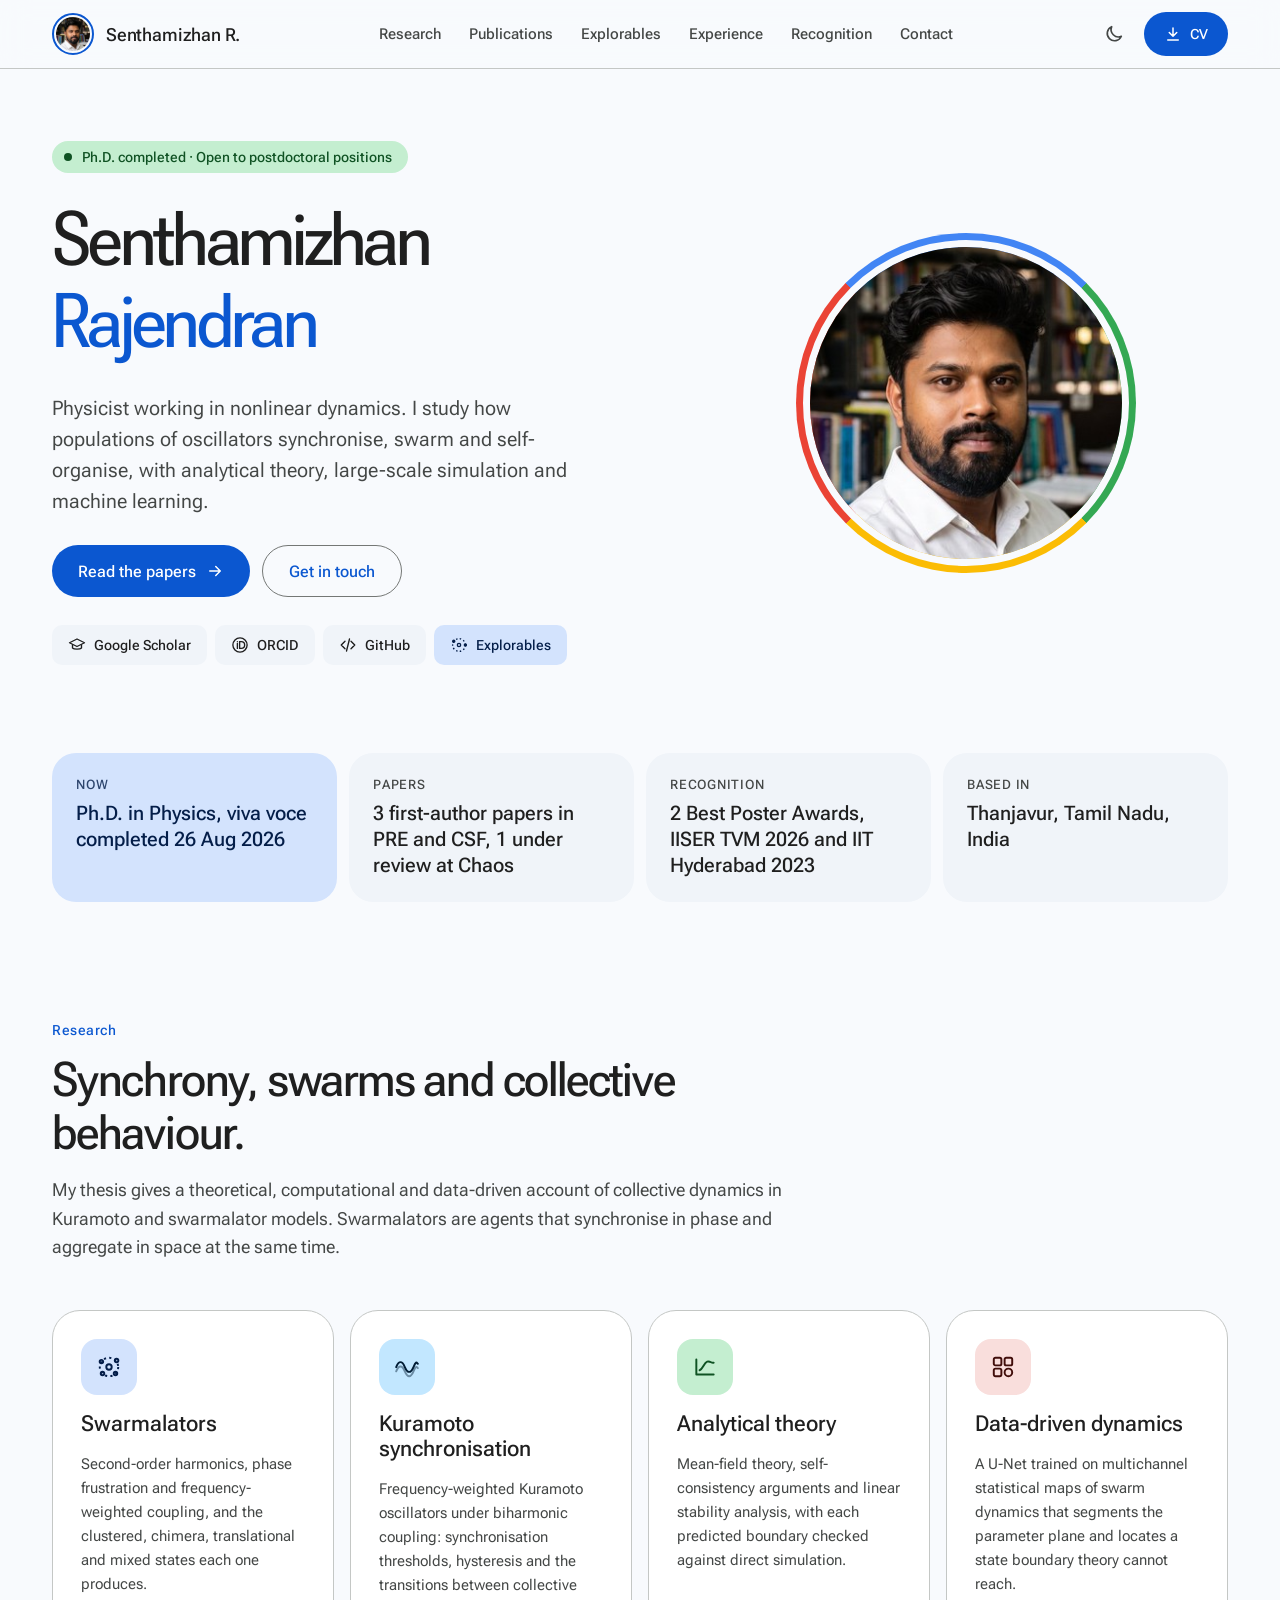
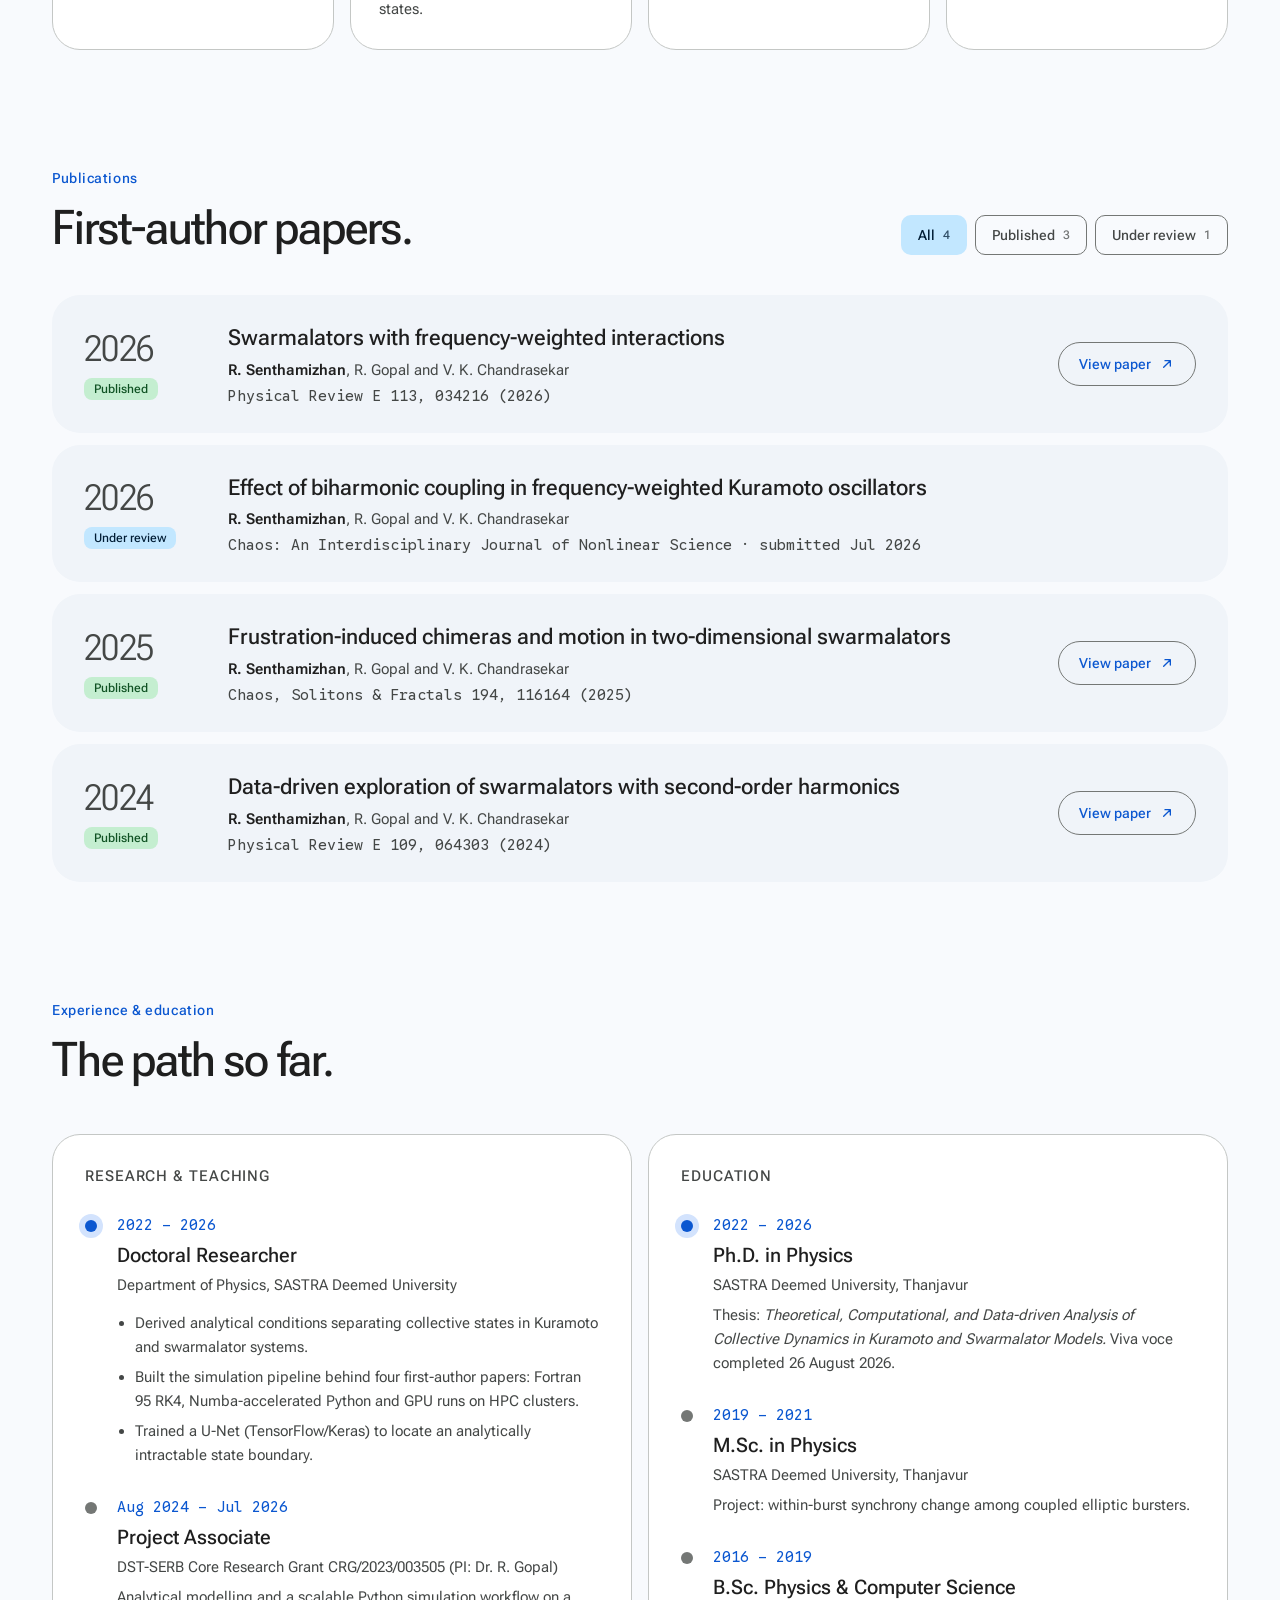
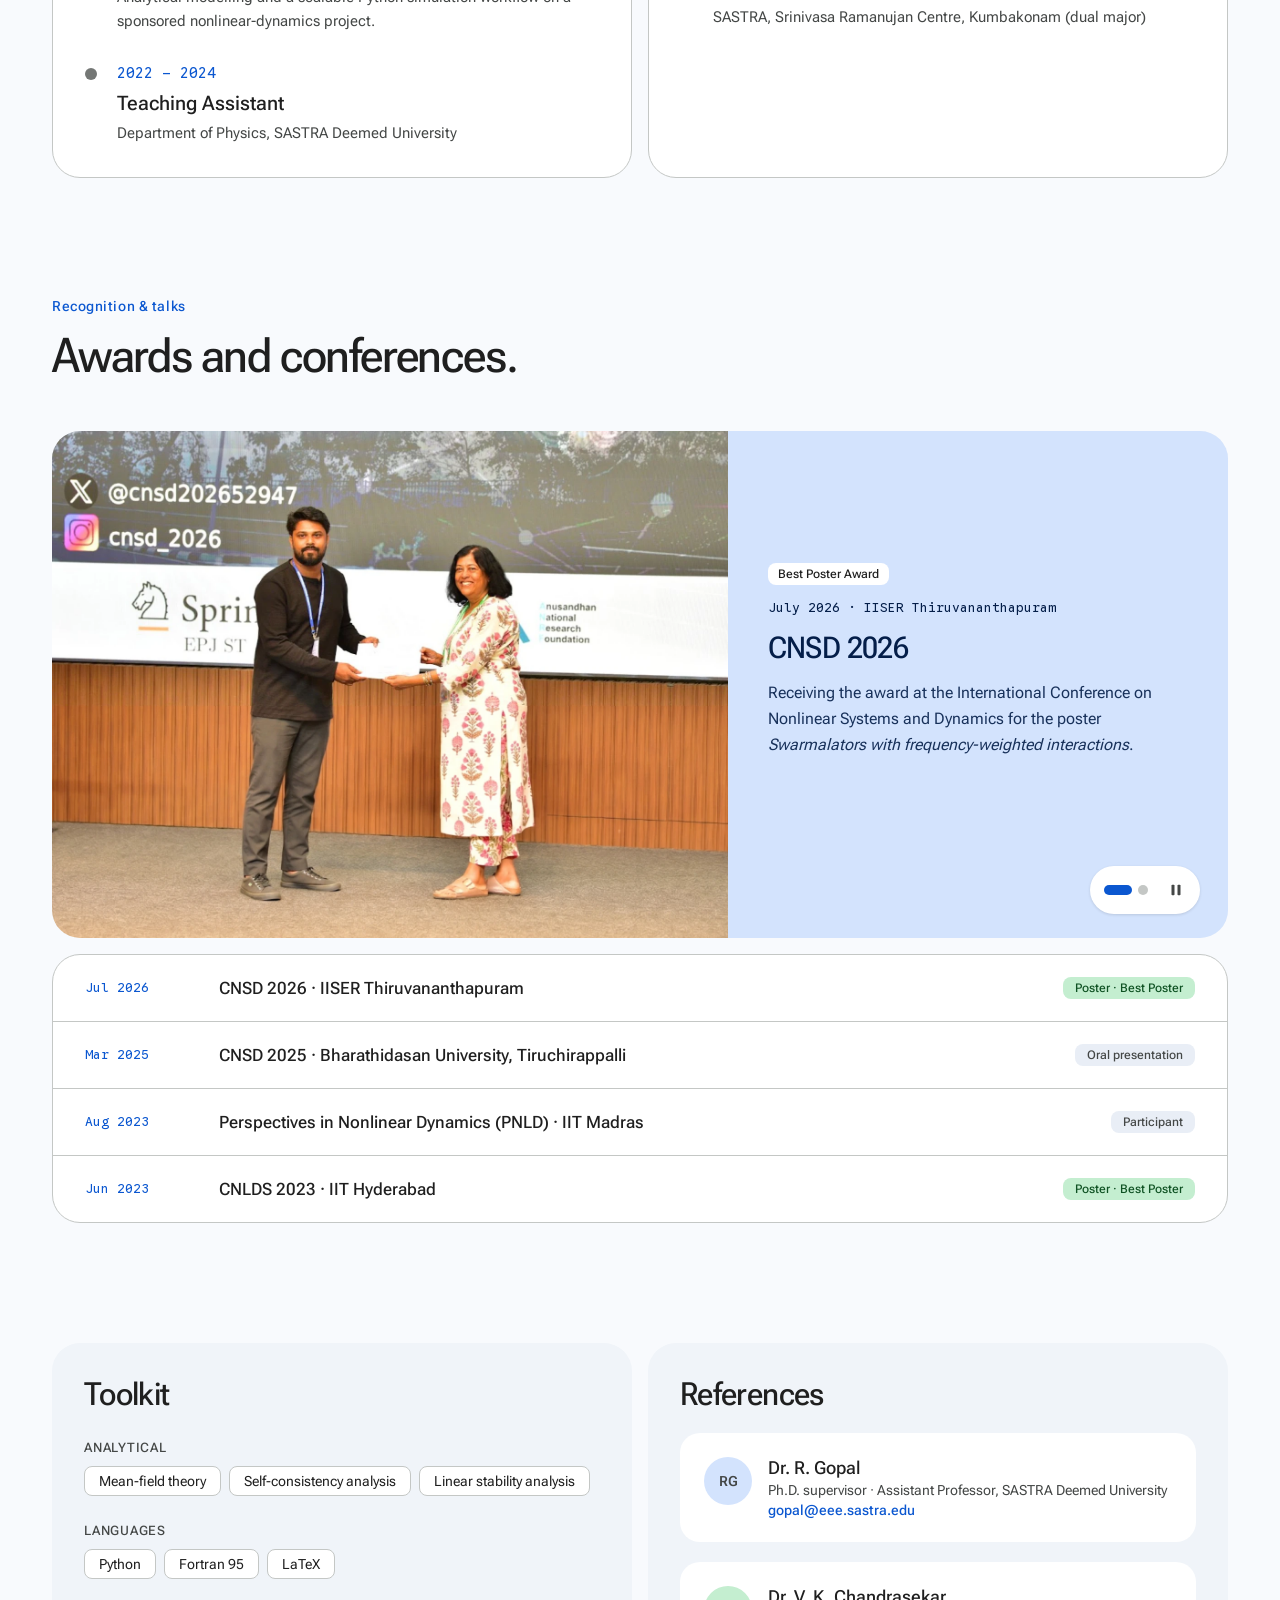
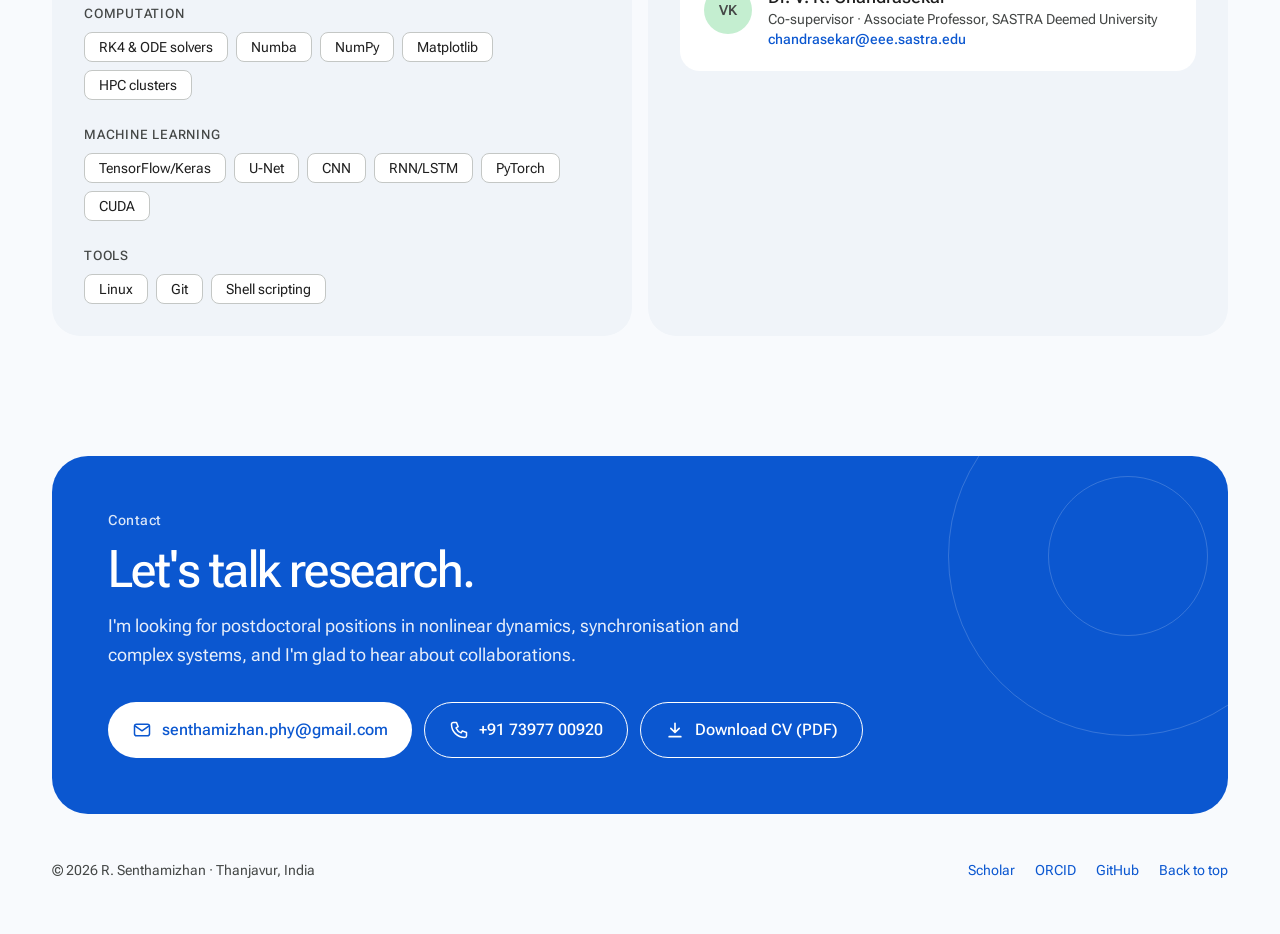
<file: index.html>
<!doctype html>
<html lang="en">
<head>
<meta charset="utf-8">
<meta name="viewport" content="width=device-width, initial-scale=1">
<title>Senthamizhan Rajendran · Nonlinear Dynamics</title>
<meta name="description" content="Senthamizhan Rajendran, Ph.D. in Physics (SASTRA). Nonlinear dynamics, synchronisation and swarmalators: theory, simulation and machine learning.">
<meta property="og:title" content="Senthamizhan Rajendran · Nonlinear Dynamics">
<meta property="og:description" content="Physicist working on synchronisation, swarmalators and collective dynamics of complex systems.">
<meta property="og:image" content="https://senthamizhanr.github.io/assets/photo.jpg">
<meta property="og:type" content="website">
<link rel="icon" href="assets/photo.jpg">
<link rel="preconnect" href="https://fonts.googleapis.com">
<link rel="preconnect" href="https://fonts.gstatic.com" crossorigin>
<link rel="stylesheet" href="https://fonts.googleapis.com/css2?family=Roboto+Flex:opsz,wght@8..144,300..800&family=Google+Sans+Code:wght@400;500&display=swap">
<script>
  (function () {
    var t = null;
    try { t = localStorage.getItem("cv-theme"); } catch (e) {}
    if (t !== "light" && t !== "dark") {
      t = window.matchMedia && matchMedia("(prefers-color-scheme: dark)").matches ? "dark" : "light";
    }
    document.documentElement.dataset.theme = t;
  })();
</script>
<style>
:root{
  --primary:#0B57D0;--on-primary:#FFFFFF;--primary-container:#D3E3FD;--on-primary-container:#041E49;
  --secondary-container:#C2E7FF;--on-secondary-container:#001D35;
  --tertiary-container:#C4EED0;--on-tertiary-container:#0F5223;
  --error-container:#F9DEDC;--on-error-container:#410E0B;
  --bg:#F8FAFD;--bar:rgba(248,250,253,.82);--surface:#FFFFFF;--surface-container:#F0F4F9;--surface-container-high:#E9EEF6;
  --on-surface:#1F1F1F;--on-surface-variant:#444746;--outline:#747775;--outline-variant:#C4C7C5;
  --mono:'Google Sans Code',ui-monospace,SFMono-Regular,Menlo,monospace;
  color-scheme:light;
}
:root[data-theme="dark"]{
  --primary:#A8C7FA;--on-primary:#062E6F;--primary-container:#0842A0;--on-primary-container:#D3E3FD;
  --secondary-container:#004A77;--on-secondary-container:#C2E7FF;
  --tertiary-container:#0F5223;--on-tertiary-container:#C4EED0;
  --error-container:#8C1D18;--on-error-container:#F9DEDC;
  --bg:#131314;--bar:rgba(19,19,20,.78);--surface:#1B1C1D;--surface-container:#1E1F20;--surface-container-high:#282A2C;
  --on-surface:#E3E3E3;--on-surface-variant:#C4C7C5;--outline:#8E918F;--outline-variant:#444746;
  color-scheme:dark;
}
*{box-sizing:border-box}
html{scroll-behavior:smooth;scroll-padding-top:80px}
body{margin:0;background:var(--bg);color:var(--on-surface);font-family:'Roboto Flex',Roboto,system-ui,sans-serif;transition:background-color .4s ease,color .4s ease;-webkit-font-smoothing:antialiased}
a{color:var(--primary);text-decoration:none}a:hover{color:var(--on-primary-container)}
img{display:block}
main{overflow-x:clip}
h1,h2,h3,p{margin:0}
.wrap{max-width:1240px;margin:0 auto;padding-left:32px;padding-right:32px}
.mono{font-family:var(--mono);font-size:13px}
.muted{color:var(--on-surface-variant)}
.eyebrow{font-size:14px;font-weight:500;color:var(--primary);letter-spacing:.04em}
.label{font-size:13px;font-weight:500;letter-spacing:.06em;text-transform:uppercase;color:var(--on-surface-variant)}
.h2{font-size:48px;line-height:1.1;font-weight:500;letter-spacing:-.025em}
.sec{padding-top:120px}
.head{display:flex;flex-direction:column;gap:16px;max-width:760px}
.grid4{display:grid;grid-template-columns:repeat(4,minmax(0,1fr));gap:16px}
.grid2{display:grid;grid-template-columns:repeat(2,minmax(0,1fr));gap:16px}
.stack{display:flex;flex-direction:column}

/* top bar */
.bar{position:sticky;top:0;z-index:20;background:var(--bar);backdrop-filter:blur(14px);-webkit-backdrop-filter:blur(14px);border-bottom:1px solid var(--outline-variant)}
.bar .wrap{height:68px;display:flex;align-items:center;gap:16px}
.brand{display:flex;align-items:center;gap:12px;color:var(--on-surface)}
.brand:hover{color:var(--on-surface)}
.brand img{width:42px;height:42px;border-radius:50%;object-fit:cover;border:2px solid var(--primary);padding:2px;background:var(--bg)}
.brand span{font-size:18px;font-weight:500;letter-spacing:-.01em}
.nav{display:flex;gap:4px;margin-left:auto;font-size:15px;font-weight:500}
.nav a{position:relative;padding:12px;color:var(--on-surface-variant)}
.nav a::after{content:"";position:absolute;left:12px;right:12px;bottom:4px;height:2px;border-radius:2px;background:var(--primary);transform:scaleX(0);transition:transform .3s cubic-bezier(.2,0,0,1)}
.nav a:hover{color:var(--on-surface)}.nav a:hover::after{transform:scaleX(1)}
.actions{display:flex;align-items:center;gap:8px;margin-left:auto}

/* buttons */
.btn{position:relative;overflow:hidden;display:inline-flex;align-items:center;gap:10px;border-radius:999px;font:inherit;font-weight:500;cursor:pointer;white-space:nowrap;transition:box-shadow .2s ease,transform .2s cubic-bezier(.2,0,0,1),background-color .2s,color .2s,border-color .2s}
.btn::after{content:"";position:absolute;inset:0;background:currentColor;opacity:0;transition:opacity .2s;pointer-events:none}
.btn:hover::after{opacity:.08}.btn:active::after{opacity:.14}.btn:active{transform:scale(.97)}
.btn:focus-visible,.chipbtn:focus-visible,a:focus-visible{outline:3px solid var(--primary);outline-offset:2px}
.filled{background:var(--primary);color:var(--on-primary);border:0}
.filled:hover{color:var(--on-primary);box-shadow:0 1px 3px rgba(0,0,0,.2),0 2px 8px rgba(0,0,0,.12)}
.outlined{background:transparent;color:var(--primary);border:1px solid var(--outline)}
.outlined:hover{color:var(--primary)}
.icon-btn{width:44px;height:44px;justify-content:center;border:0;background:transparent;color:var(--on-surface-variant);padding:0}
.sm{height:44px;padding:0 20px;font-size:14px;gap:8px}
.lg{height:52px;padding:0 26px;font-size:16px}
.tonal{height:40px;padding:0 16px;border-radius:10px;background:var(--surface-container);color:var(--on-surface);font-size:14px;gap:8px}
.tonal:hover{color:var(--on-surface)}
.arrow{transition:transform .3s cubic-bezier(.2,0,0,1)}
.btn:hover .arrow,.card:hover .arrow{transform:translateX(4px)}
.theme-dark{display:none}
:root[data-theme="dark"] .theme-dark{display:block}
:root[data-theme="dark"] .theme-light{display:none}

/* entrance */
@keyframes rise{from{opacity:0;transform:translateY(28px)}to{opacity:1;transform:none}}
@keyframes lineUp{from{transform:translateY(105%)}to{transform:none}}
@keyframes blink{0%,100%{opacity:1}50%{opacity:.35}}
.in{animation:rise .9s cubic-bezier(.2,0,0,1) both}
.d2{animation-delay:.18s}.d3{animation-delay:.3s}.d4{animation-delay:.42s}
.mask{display:block;overflow:hidden;padding-bottom:.06em}
.mask>span{display:block;animation:lineUp 1s cubic-bezier(.2,0,0,1) both}
.mask.m2>span{animation-delay:.12s}

/* scroll reveal (JS adds .js to html) */
.js .rv{opacity:0;transform:translateY(28px);transition:opacity .8s cubic-bezier(.2,0,0,1),transform .8s cubic-bezier(.2,0,0,1)}
.js .rv.shown{opacity:1;transform:none}

/* hero */
.hero{padding-top:72px;padding-bottom:88px}
.hero-grid{display:grid;grid-template-columns:minmax(0,1.15fr) minmax(0,1fr);gap:48px;align-items:center}
.status{display:inline-flex;align-self:flex-start;align-items:center;gap:10px;padding:8px 16px 8px 12px;border-radius:999px;background:var(--tertiary-container);color:var(--on-tertiary-container);font-size:14px;font-weight:500}
.status i{width:8px;height:8px;border-radius:50%;background:var(--on-tertiary-container);animation:blink 2s ease-in-out infinite}
.name{font-size:76px;line-height:1.02;font-weight:500;letter-spacing:-.035em;font-variation-settings:'opsz' 144}
.lead{max-width:560px;font-size:20px;line-height:1.55;color:var(--on-surface-variant)}
.row{display:flex;flex-wrap:wrap;gap:12px}
.portrait{width:340px;height:340px;margin:0 auto;padding:7px;border-radius:50%;background:conic-gradient(from -45deg,#4285F4 0 25%,#34A853 0 50%,#FBBC04 0 75%,#EA4335 0)}
.portrait img{width:100%;height:100%;border-radius:50%;object-fit:cover;border:7px solid var(--bg)}

/* cards */
.tile{padding:24px;border-radius:24px;background:var(--surface-container);display:flex;flex-direction:column;gap:8px}
.tile b{font-size:20px;font-weight:500;line-height:1.3}
.tile.primary{background:var(--primary-container);color:var(--on-primary-container)}
.tile.primary .label{color:inherit;opacity:.8}
.card{transition:transform .35s cubic-bezier(.2,0,0,1),box-shadow .35s,background-color .35s}
.card:hover{transform:translateY(-4px);box-shadow:0 4px 8px rgba(0,0,0,.08),0 12px 28px rgba(0,0,0,.08)}
.topic{padding:28px;border-radius:28px;background:var(--surface);border:1px solid var(--outline-variant);display:flex;flex-direction:column;gap:16px}
.topic h3{font-size:22px;font-weight:500}
.topic p{font-size:15px;line-height:1.6;color:var(--on-surface-variant)}
.ico{width:56px;height:56px;border-radius:16px;display:flex;align-items:center;justify-content:center}
.c-primary{background:var(--primary-container);color:var(--on-primary-container)}
.c-secondary{background:var(--secondary-container);color:var(--on-secondary-container)}
.c-tertiary{background:var(--tertiary-container);color:var(--on-tertiary-container)}
.c-error{background:var(--error-container);color:var(--on-error-container)}

/* publications */
.pubhead{display:flex;flex-wrap:wrap;align-items:flex-end;justify-content:space-between;gap:24px}
.chips{display:flex;flex-wrap:wrap;gap:8px}
.chipbtn{height:40px;padding:0 16px;border-radius:10px;font:inherit;font-size:14px;font-weight:500;cursor:pointer;display:inline-flex;align-items:center;gap:8px;background:transparent;color:var(--on-surface-variant);border:1px solid var(--outline);transition:background-color .2s,color .2s,border-color .2s}
.chipbtn small{font-size:12px;opacity:.75}
.chipbtn[aria-pressed="true"]{background:var(--secondary-container);color:var(--on-secondary-container);border-color:transparent}
.pubs{display:flex;flex-direction:column;gap:12px;margin-top:40px}
.pub{padding:28px 32px;border-radius:28px;background:var(--surface-container);display:grid;grid-template-columns:120px minmax(0,1fr) auto;gap:24px;align-items:center}
.pub[hidden]{display:none}
.pub .yr{font-size:36px;letter-spacing:-.02em;color:var(--on-surface-variant)}
.badge{align-self:flex-start;padding:4px 10px;border-radius:8px;font-size:12px;font-weight:500}
.pub h3{font-size:22px;line-height:1.35;font-weight:500}
.pub p{font-size:15px;color:var(--on-surface-variant)}
.pub strong{color:var(--on-surface);font-weight:600}

/* timeline */
.panel{padding:32px;border-radius:28px;background:var(--surface);border:1px solid var(--outline-variant);display:flex;flex-direction:column;gap:28px}
.panel>h3{font-size:15px;font-weight:500;letter-spacing:.06em;text-transform:uppercase;color:var(--on-surface-variant)}
.ev{display:flex;gap:20px}
.ev>i{flex:none;width:12px;height:12px;margin-top:7px;border-radius:50%;background:var(--outline)}
.ev>i.now{background:var(--primary);box-shadow:0 0 0 6px var(--primary-container)}
.ev>div{display:flex;flex-direction:column;gap:6px}
.ev .mono{color:var(--primary)}
.ev b{font-size:20px;font-weight:500}
.ev span,.ev li{font-size:15px;line-height:1.6;color:var(--on-surface-variant)}
.ev ul{margin:8px 0 0;padding-left:18px;display:flex;flex-direction:column;gap:6px}

/* award photo slider */
.slider{position:relative;margin-top:48px;border-radius:28px;overflow:hidden;background:var(--surface-container)}
.track{display:flex;transition:transform .9s cubic-bezier(.2,0,0,1);will-change:transform}
.slide{flex:0 0 100%;min-width:0;display:grid;grid-template-columns:minmax(0,1.35fr) minmax(0,1fr)}
.slide figure{margin:0;overflow:hidden}
.slide img{width:100%;height:100%;aspect-ratio:4/3;object-fit:cover;transform:scale(1.04);transition:transform 6s ease-out}
.slide.active img{transform:none}
.slide .cap{padding:40px 40px 88px;display:flex;flex-direction:column;justify-content:center;gap:14px}
.slide .cap h3{font-size:30px;line-height:1.2;font-weight:500;letter-spacing:-.02em}
.slide .cap p{font-size:16px;line-height:1.6;opacity:.9}
.slide .cap .badge{background:var(--surface);color:var(--on-surface)}
.sl-ctrl{position:absolute;right:28px;bottom:24px;display:flex;align-items:center;gap:6px;padding:6px 6px 6px 14px;border-radius:999px;background:var(--surface);box-shadow:0 1px 3px rgba(0,0,0,.12)}
.dot{width:10px;height:10px;padding:0;border:0;border-radius:999px;background:var(--outline-variant);cursor:pointer;transition:width .35s cubic-bezier(.2,0,0,1),background-color .35s}
.dot[aria-current="true"]{width:28px;background:var(--primary)}
.sl-ctrl .icon-btn{width:36px;height:36px;margin-left:4px}
.sl-play{display:none}
.slider.paused .sl-play{display:block}.slider.paused .sl-pause{display:none}

/* awards */
.talks{margin-top:16px;border-radius:28px;background:var(--surface);border:1px solid var(--outline-variant);overflow:hidden}
.talk{display:flex;flex-wrap:wrap;align-items:center;gap:8px 24px;padding:22px 32px;border-bottom:1px solid var(--outline-variant)}
.talk:last-child{border-bottom:0}
.talk .mono{color:var(--primary);min-width:110px}
.talk b{flex:1 1 320px;font-size:17px;font-weight:500}
.pill{padding:4px 12px;border-radius:8px;font-size:12px;font-weight:500}
.pill.plain{background:var(--surface-container-high);color:var(--on-surface-variant)}

/* skills + refs */
.box{padding:32px;border-radius:28px;background:var(--surface-container);display:flex;flex-direction:column;gap:24px}
.box>h2{font-size:32px;font-weight:500;letter-spacing:-.02em}
.tags{display:flex;flex-wrap:wrap;gap:8px;margin-top:10px}
.tags span{padding:6px 14px;border-radius:8px;border:1px solid var(--outline-variant);background:var(--surface);font-size:14px}
.ref{padding:24px;border-radius:20px;background:var(--surface);display:flex;gap:16px;align-items:flex-start}
.av{flex:none;width:48px;height:48px;border-radius:50%;display:flex;align-items:center;justify-content:center;font-weight:600}
.ref b{font-size:18px;font-weight:500}
.ref span{font-size:14px;color:var(--on-surface-variant)}
.ref a{font-size:14px;font-weight:500;overflow-wrap:anywhere}

/* contact */
.contact{padding:56px;border-radius:36px;background:var(--primary);color:var(--on-primary);display:flex;flex-direction:column;gap:32px;position:relative;overflow:hidden}
.contact .deco{position:absolute;border-radius:50%;border:1px solid var(--on-primary);opacity:.18}
.contact h2{font-size:52px;line-height:1.08;font-weight:500;letter-spacing:-.03em}
.contact p{font-size:18px;line-height:1.6;opacity:.9}
.contact .btn{height:56px;padding:0 24px;font-size:16px}
.on-light{background:var(--on-primary);color:var(--primary)}
.on-light:hover{color:var(--primary)}
.on-line{border:1px solid var(--on-primary);color:var(--on-primary)}
.on-line:hover{color:var(--on-primary)}
footer{padding-top:48px;padding-bottom:56px;display:flex;flex-wrap:wrap;gap:16px 32px;justify-content:space-between;font-size:14px;color:var(--on-surface-variant)}
footer nav{display:flex;flex-wrap:wrap;gap:20px}

@media (max-width:960px){
  .hero-grid{grid-template-columns:minmax(0,1fr)}
  .portrait{width:240px;height:240px;padding:5px}.portrait img{border-width:5px}
  .grid4{grid-template-columns:repeat(2,minmax(0,1fr))}
  .grid2{grid-template-columns:minmax(0,1fr)}
  .nav{display:none}
  .name{font-size:52px}
  .sec{padding-top:72px}
  .contact{padding:36px}.contact h2{font-size:40px}
  .slide{grid-template-columns:minmax(0,1fr)}
  .slide .cap{padding:28px 28px 84px}
  .slide .cap h3{font-size:24px}
}
@media (max-width:560px){
  .wrap{padding-left:16px;padding-right:16px}
  .grid4{grid-template-columns:minmax(0,1fr)}
  .name{font-size:42px}
  .h2{font-size:36px}
  .pub{grid-template-columns:minmax(0,1fr);padding:24px}
  .brand span{display:none}
  .hero{padding-top:40px}
  .contact{padding:28px}
  .contact .btn{white-space:normal;height:auto;min-height:56px;padding:12px 22px}
}
@media (prefers-reduced-motion:reduce){
  *,*::before,*::after{animation:none!important;transition:none!important}
  .js .rv{opacity:1;transform:none}
}
</style>
</head>
<body>
<header class="bar">
  <div class="wrap">
    <a class="brand" href="#top">
      <img src="assets/photo.jpg" alt="" width="42" height="42">
      <span>Senthamizhan R.</span>
    </a>
    <nav class="nav" aria-label="Sections">
      <a href="#research">Research</a>
      <a href="#publications">Publications</a>
      <a href="explorables/index.html">Explorables</a>
      <a href="#experience">Experience</a>
      <a href="#recognition">Recognition</a>
      <a href="#contact">Contact</a>
    </nav>
    <div class="actions">
      <button class="btn icon-btn" type="button" id="themeBtn" aria-label="Switch theme">
        <svg class="theme-light" width="22" height="22" viewBox="0 0 24 24" fill="none" stroke="currentColor" stroke-width="1.8" stroke-linecap="round" stroke-linejoin="round" aria-hidden="true"><path d="M20 14.5A8 8 0 0 1 9.5 4a8 8 0 1 0 10.5 10.5z"/></svg>
        <svg class="theme-dark" width="22" height="22" viewBox="0 0 24 24" fill="none" stroke="currentColor" stroke-width="1.8" stroke-linecap="round" aria-hidden="true"><circle cx="12" cy="12" r="4.2"/><path d="M12 2.5v2M12 19.5v2M2.5 12h2M19.5 12h2M5.3 5.3l1.4 1.4M17.3 17.3l1.4 1.4M5.3 18.7l1.4-1.4M17.3 6.7l1.4-1.4"/></svg>
      </button>
      <a class="btn filled sm" href="https://raw.githubusercontent.com/senthamizhanR/CV/main/R_Senthamizhan_CV.pdf">
        <svg width="18" height="18" viewBox="0 0 24 24" fill="none" stroke="currentColor" stroke-width="2" stroke-linecap="round" stroke-linejoin="round" aria-hidden="true"><path d="M12 4v11M7 10l5 5 5-5M5 20h14"/></svg>
        CV
      </a>
    </div>
  </div>
</header>

<main id="top">
  <!-- HERO -->
  <section class="wrap hero">
    <div class="hero-grid">
      <div class="stack" style="gap:28px">
        <div class="status in"><i></i>Ph.D. completed · Open to postdoctoral positions</div>
        <h1 class="name">
          <span class="mask"><span>Senthamizhan</span></span>
          <span class="mask m2"><span style="color:var(--primary)">Rajendran</span></span>
        </h1>
        <p class="lead in d2">Physicist working in nonlinear dynamics. I study how populations of oscillators synchronise, swarm and self-organise, with analytical theory, large-scale simulation and machine learning.</p>
        <div class="row in d3">
          <a class="btn filled lg" href="#publications">Read the papers
            <svg class="arrow" width="18" height="18" viewBox="0 0 24 24" fill="none" stroke="currentColor" stroke-width="2" stroke-linecap="round" stroke-linejoin="round" aria-hidden="true"><path d="M5 12h14M13 6l6 6-6 6"/></svg>
          </a>
          <a class="btn outlined lg" href="#contact">Get in touch</a>
        </div>
        <div class="row in d4" style="gap:8px">
          <a class="btn tonal" href="https://scholar.google.com/citations?user=qr-JN2cAAAAJ&amp;hl=en">
            <svg width="18" height="18" viewBox="0 0 24 24" fill="none" stroke="currentColor" stroke-width="1.8" stroke-linejoin="round" aria-hidden="true"><path d="M2 9l10-5 10 5-10 5z"/><path d="M6 11v5c2 2 10 2 12 0v-5"/></svg>
            Google Scholar
          </a>
          <a class="btn tonal" href="https://orcid.org/0009-0000-0669-3336">
            <svg width="18" height="18" viewBox="0 0 24 24" fill="none" stroke="currentColor" stroke-width="1.8" stroke-linecap="round" aria-hidden="true"><circle cx="12" cy="12" r="9.5"/><path d="M8.5 10v6.5M8.5 7.4v.1M11.5 16.5V7.5h2.2a4.5 4.5 0 0 1 0 9z"/></svg>
            ORCID
          </a>
          <a class="btn tonal" href="https://github.com/senthamizhanR">
            <svg width="18" height="18" viewBox="0 0 24 24" fill="none" stroke="currentColor" stroke-width="1.8" stroke-linecap="round" stroke-linejoin="round" aria-hidden="true"><path d="M8 7l-5 5 5 5M16 7l5 5-5 5M14 4l-4 16"/></svg>
            GitHub
          </a>
          <a class="btn tonal" href="explorables/index.html" style="background:var(--primary-container);color:var(--on-primary-container)">
            <svg width="18" height="18" viewBox="0 0 24 24" fill="none" stroke="currentColor" stroke-width="1.8" aria-hidden="true"><circle cx="12" cy="12" r="2.2"/><circle cx="12" cy="12" r="8.5" stroke-dasharray="2 3"/><circle cx="20.5" cy="12" r="1.4" fill="currentColor"/><circle cx="5" cy="7" r="1.4" fill="currentColor"/></svg>
            Explorables
          </a>
        </div>
      </div>

      <div class="in d2">
        <div class="portrait">
          <img src="assets/photo.jpg" alt="Senthamizhan Rajendran">
        </div>
      </div>
    </div>
  </section>

  <!-- NOW -->
  <section class="wrap rv">
    <div class="grid4" style="gap:12px">
      <div class="tile primary"><span class="label">Now</span><b>Ph.D. in Physics, viva voce completed 26 Aug 2026</b></div>
      <div class="tile"><span class="label">Papers</span><b>3 first-author papers in PRE and CSF, 1 under review at Chaos</b></div>
      <div class="tile"><span class="label">Recognition</span><b>2 Best Poster Awards, IISER TVM 2026 and IIT Hyderabad 2023</b></div>
      <div class="tile"><span class="label">Based in</span><b>Thanjavur, Tamil Nadu, India</b></div>
    </div>
  </section>

  <!-- RESEARCH -->
  <section id="research" class="wrap sec">
    <div class="head rv">
      <span class="eyebrow">Research</span>
      <h2 class="h2">Synchrony, swarms and collective behaviour.</h2>
      <p style="font-size:18px;line-height:1.6" class="muted">My thesis gives a theoretical, computational and data-driven account of collective dynamics in Kuramoto and swarmalator models. Swarmalators are agents that synchronise in phase and aggregate in space at the same time.</p>
    </div>
    <div class="grid4" style="margin-top:48px">
      <article class="topic card rv">
        <span class="ico c-primary"><svg width="26" height="26" viewBox="0 0 24 24" fill="none" stroke="currentColor" stroke-width="1.8" aria-hidden="true"><circle cx="12" cy="12" r="2.5"/><circle cx="5" cy="7" r="1.6"/><circle cx="19" cy="6" r="1.6"/><circle cx="18" cy="18" r="1.6"/><circle cx="6" cy="18" r="1.6"/><circle cx="12" cy="12" r="8.5" stroke-dasharray="2 3"/></svg></span>
        <h3>Swarmalators</h3>
        <p>Second-order harmonics, phase frustration and frequency-weighted coupling, and the clustered, chimera, translational and mixed states each one produces.</p>
      </article>
      <article class="topic card rv">
        <span class="ico c-secondary"><svg width="26" height="26" viewBox="0 0 24 24" fill="none" stroke="currentColor" stroke-width="1.8" stroke-linecap="round" aria-hidden="true"><path d="M2 12c2.5-6 5.5-6 8 0s5.5 6 8 0 3-4 4-3"/><path d="M2 16c2.5-6 5.5-6 8 0s5.5 6 8 0 3-4 4-3" opacity=".45"/></svg></span>
        <h3>Kuramoto synchronisation</h3>
        <p>Frequency-weighted Kuramoto oscillators under biharmonic coupling: synchronisation thresholds, hysteresis and the transitions between collective states.</p>
      </article>
      <article class="topic card rv">
        <span class="ico c-tertiary"><svg width="26" height="26" viewBox="0 0 24 24" fill="none" stroke="currentColor" stroke-width="1.8" stroke-linecap="round" stroke-linejoin="round" aria-hidden="true"><path d="M4 19V5M4 19h16"/><path d="M7 15c3-1 4-7 7-8s4 2 6 1"/></svg></span>
        <h3>Analytical theory</h3>
        <p>Mean-field theory, self-consistency arguments and linear stability analysis, with each predicted boundary checked against direct simulation.</p>
      </article>
      <article class="topic card rv">
        <span class="ico c-error"><svg width="26" height="26" viewBox="0 0 24 24" fill="none" stroke="currentColor" stroke-width="1.8" stroke-linejoin="round" aria-hidden="true"><rect x="3.5" y="3.5" width="7" height="7" rx="1.5"/><rect x="13.5" y="3.5" width="7" height="7" rx="1.5"/><rect x="3.5" y="13.5" width="7" height="7" rx="1.5"/><rect x="13.5" y="13.5" width="7" height="7" rx="3.5"/></svg></span>
        <h3>Data-driven dynamics</h3>
        <p>A U-Net trained on multichannel statistical maps of swarm dynamics that segments the parameter plane and locates a state boundary theory cannot reach.</p>
      </article>
    </div>
  </section>

  <!-- PUBLICATIONS -->
  <section id="publications" class="wrap sec">
    <div class="pubhead rv">
      <div class="head" style="max-width:640px">
        <span class="eyebrow">Publications</span>
        <h2 class="h2">First-author papers.</h2>
      </div>
      <div class="chips" role="group" aria-label="Filter publications">
        <button class="chipbtn" type="button" data-filter="all" aria-pressed="true">All <small>4</small></button>
        <button class="chipbtn" type="button" data-filter="pub" aria-pressed="false">Published <small>3</small></button>
        <button class="chipbtn" type="button" data-filter="rev" aria-pressed="false">Under review <small>1</small></button>
      </div>
    </div>
    <div class="pubs">
      <article class="pub card" data-kind="pub">
        <div class="stack" style="gap:8px"><span class="yr">2026</span><span class="badge c-tertiary">Published</span></div>
        <div class="stack" style="gap:8px;min-width:0">
          <h3>Swarmalators with frequency-weighted interactions</h3>
          <p><strong>R. Senthamizhan</strong>, R. Gopal and V. K. Chandrasekar</p>
          <p class="mono">Physical Review E 113, 034216 (2026)</p>
        </div>
        <a class="btn outlined sm" href="https://doi.org/10.1103/dhz7-p4yg">View paper <svg class="arrow" width="16" height="16" viewBox="0 0 24 24" fill="none" stroke="currentColor" stroke-width="2" stroke-linecap="round" stroke-linejoin="round" aria-hidden="true"><path d="M7 17L17 7M9 7h8v8"/></svg></a>
      </article>
      <article class="pub card" data-kind="rev">
        <div class="stack" style="gap:8px"><span class="yr">2026</span><span class="badge c-secondary">Under review</span></div>
        <div class="stack" style="gap:8px;min-width:0">
          <h3>Effect of biharmonic coupling in frequency-weighted Kuramoto oscillators</h3>
          <p><strong>R. Senthamizhan</strong>, R. Gopal and V. K. Chandrasekar</p>
          <p class="mono">Chaos: An Interdisciplinary Journal of Nonlinear Science · submitted Jul 2026</p>
        </div>
        <span></span>
      </article>
      <article class="pub card" data-kind="pub">
        <div class="stack" style="gap:8px"><span class="yr">2025</span><span class="badge c-tertiary">Published</span></div>
        <div class="stack" style="gap:8px;min-width:0">
          <h3>Frustration-induced chimeras and motion in two-dimensional swarmalators</h3>
          <p><strong>R. Senthamizhan</strong>, R. Gopal and V. K. Chandrasekar</p>
          <p class="mono">Chaos, Solitons &amp; Fractals 194, 116164 (2025)</p>
        </div>
        <a class="btn outlined sm" href="https://doi.org/10.1016/j.chaos.2025.116164">View paper <svg class="arrow" width="16" height="16" viewBox="0 0 24 24" fill="none" stroke="currentColor" stroke-width="2" stroke-linecap="round" stroke-linejoin="round" aria-hidden="true"><path d="M7 17L17 7M9 7h8v8"/></svg></a>
      </article>
      <article class="pub card" data-kind="pub">
        <div class="stack" style="gap:8px"><span class="yr">2024</span><span class="badge c-tertiary">Published</span></div>
        <div class="stack" style="gap:8px;min-width:0">
          <h3>Data-driven exploration of swarmalators with second-order harmonics</h3>
          <p><strong>R. Senthamizhan</strong>, R. Gopal and V. K. Chandrasekar</p>
          <p class="mono">Physical Review E 109, 064303 (2024)</p>
        </div>
        <a class="btn outlined sm" href="https://doi.org/10.1103/PhysRevE.109.064303">View paper <svg class="arrow" width="16" height="16" viewBox="0 0 24 24" fill="none" stroke="currentColor" stroke-width="2" stroke-linecap="round" stroke-linejoin="round" aria-hidden="true"><path d="M7 17L17 7M9 7h8v8"/></svg></a>
      </article>
    </div>
  </section>

  <!-- EXPERIENCE -->
  <section id="experience" class="wrap sec">
    <div class="head rv">
      <span class="eyebrow">Experience &amp; education</span>
      <h2 class="h2">The path so far.</h2>
    </div>
    <div class="grid2" style="margin-top:48px">
      <div class="panel rv">
        <h3>Research &amp; teaching</h3>
        <div class="ev"><i class="now"></i><div>
          <span class="mono">2022 – 2026</span>
          <b>Doctoral Researcher</b>
          <span>Department of Physics, SASTRA Deemed University</span>
          <ul>
            <li>Derived analytical conditions separating collective states in Kuramoto and swarmalator systems.</li>
            <li>Built the simulation pipeline behind four first-author papers: Fortran 95 RK4, Numba-accelerated Python and GPU runs on HPC clusters.</li>
            <li>Trained a U-Net (TensorFlow/Keras) to locate an analytically intractable state boundary.</li>
          </ul>
        </div></div>
        <div class="ev"><i></i><div>
          <span class="mono">Aug 2024 – Jul 2026</span>
          <b>Project Associate</b>
          <span>DST-SERB Core Research Grant CRG/2023/003505 (PI: Dr. R. Gopal)</span>
          <span>Analytical modelling and a scalable Python simulation workflow on a sponsored nonlinear-dynamics project.</span>
        </div></div>
        <div class="ev"><i></i><div>
          <span class="mono">2022 – 2024</span>
          <b>Teaching Assistant</b>
          <span>Department of Physics, SASTRA Deemed University</span>
        </div></div>
      </div>
      <div class="panel rv">
        <h3>Education</h3>
        <div class="ev"><i class="now"></i><div>
          <span class="mono">2022 – 2026</span>
          <b>Ph.D. in Physics</b>
          <span>SASTRA Deemed University, Thanjavur</span>
          <span>Thesis: <em>Theoretical, Computational, and Data-driven Analysis of Collective Dynamics in Kuramoto and Swarmalator Models.</em> Viva voce completed 26 August 2026.</span>
        </div></div>
        <div class="ev"><i></i><div>
          <span class="mono">2019 – 2021</span>
          <b>M.Sc. in Physics</b>
          <span>SASTRA Deemed University, Thanjavur</span>
          <span>Project: within-burst synchrony change among coupled elliptic bursters.</span>
        </div></div>
        <div class="ev"><i></i><div>
          <span class="mono">2016 – 2019</span>
          <b>B.Sc. Physics &amp; Computer Science</b>
          <span>SASTRA, Srinivasa Ramanujan Centre, Kumbakonam (dual major)</span>
        </div></div>
      </div>
    </div>
  </section>

  <!-- RECOGNITION -->
  <section id="recognition" class="wrap sec">
    <div class="head rv">
      <span class="eyebrow">Recognition &amp; talks</span>
      <h2 class="h2">Awards and conferences.</h2>
    </div>
    <div class="slider rv" id="awardSlider" role="region" aria-roledescription="carousel" aria-label="Poster award photos">
      <div class="track">
        <div class="slide c-primary active" role="group" aria-roledescription="slide" aria-label="1 of 2">
          <figure><img src="assets/award-cnsd-2026.webp" width="1482" height="1117" alt="Senthamizhan Rajendran receiving the Best Poster Award on stage at CNSD 2026, IISER Thiruvananthapuram"></figure>
          <div class="cap">
            <span class="badge">Best Poster Award</span>
            <span class="mono">July 2026 · IISER Thiruvananthapuram</span>
            <h3>CNSD 2026</h3>
            <p>Receiving the award at the International Conference on Nonlinear Systems and Dynamics for the poster <em>Swarmalators with frequency-weighted interactions</em>.</p>
          </div>
        </div>
        <div class="slide c-secondary" role="group" aria-roledescription="slide" aria-label="2 of 2">
          <figure><img src="assets/award-cnlds-2023.webp" width="1448" height="1086" alt="Senthamizhan Rajendran receiving the Best Poster Award plaque and certificate at CNLDS 2023, IIT Hyderabad" loading="lazy"></figure>
          <div class="cap">
            <span class="badge">Best Poster Award</span>
            <span class="mono">June 2023 · IIT Hyderabad</span>
            <h3>CNLDS 2023</h3>
            <p>Receiving the plaque and certificate at Complexity and Nonlinear Dynamics in STEM for the poster <em>Influence of second-order harmonics in two-dimensional swarmalators</em>.</p>
          </div>
        </div>
      </div>
      <div class="sl-ctrl">
        <button class="dot" type="button" aria-label="Show CNSD 2026 photo" aria-current="true"></button>
        <button class="dot" type="button" aria-label="Show CNLDS 2023 photo" aria-current="false"></button>
        <button class="btn icon-btn" type="button" id="slPause" aria-label="Pause slideshow">
          <svg class="sl-pause" width="18" height="18" viewBox="0 0 24 24" fill="currentColor" aria-hidden="true"><rect x="6" y="5" width="4" height="14" rx="1"/><rect x="14" y="5" width="4" height="14" rx="1"/></svg>
          <svg class="sl-play" width="18" height="18" viewBox="0 0 24 24" fill="currentColor" aria-hidden="true"><path d="M8 5.5v13a1 1 0 0 0 1.5.86l10-6.5a1 1 0 0 0 0-1.72l-10-6.5A1 1 0 0 0 8 5.5z"/></svg>
        </button>
      </div>
    </div>
    <div class="talks rv">
      <div class="talk"><span class="mono">Jul 2026</span><b>CNSD 2026 · IISER Thiruvananthapuram</b><span class="pill c-tertiary">Poster · Best Poster</span></div>
      <div class="talk"><span class="mono">Mar 2025</span><b>CNSD 2025 · Bharathidasan University, Tiruchirappalli</b><span class="pill plain">Oral presentation</span></div>
      <div class="talk"><span class="mono">Aug 2023</span><b>Perspectives in Nonlinear Dynamics (PNLD) · IIT Madras</b><span class="pill plain">Participant</span></div>
      <div class="talk"><span class="mono">Jun 2023</span><b>CNLDS 2023 · IIT Hyderabad</b><span class="pill c-tertiary">Poster · Best Poster</span></div>
    </div>
  </section>

  <!-- SKILLS + REFERENCES -->
  <section class="wrap sec">
    <div class="grid2">
      <div class="box rv">
        <h2>Toolkit</h2>
        <div><span class="label">Analytical</span><div class="tags"><span>Mean-field theory</span><span>Self-consistency analysis</span><span>Linear stability analysis</span></div></div>
        <div><span class="label">Languages</span><div class="tags"><span>Python</span><span>Fortran 95</span><span>LaTeX</span></div></div>
        <div><span class="label">Computation</span><div class="tags"><span>RK4 &amp; ODE solvers</span><span>Numba</span><span>NumPy</span><span>Matplotlib</span><span>HPC clusters</span></div></div>
        <div><span class="label">Machine learning</span><div class="tags"><span>TensorFlow/Keras</span><span>U-Net</span><span>CNN</span><span>RNN/LSTM</span><span>PyTorch</span><span>CUDA</span></div></div>
        <div><span class="label">Tools</span><div class="tags"><span>Linux</span><span>Git</span><span>Shell scripting</span></div></div>
      </div>
      <div class="box rv" style="gap:20px">
        <h2>References</h2>
        <div class="ref">
          <span class="av c-primary">RG</span>
          <div class="stack" style="gap:4px;min-width:0">
            <b>Dr. R. Gopal</b>
            <span>Ph.D. supervisor · Assistant Professor, SASTRA Deemed University</span>
            <a href="mailto:gopal@eee.sastra.edu">gopal@eee.sastra.edu</a>
          </div>
        </div>
        <div class="ref">
          <span class="av c-tertiary">VK</span>
          <div class="stack" style="gap:4px;min-width:0">
            <b>Dr. V. K. Chandrasekar</b>
            <span>Co-supervisor · Associate Professor, SASTRA Deemed University</span>
            <a href="mailto:chandrasekar@eee.sastra.edu">chandrasekar@eee.sastra.edu</a>
          </div>
        </div>
      </div>
    </div>
  </section>

  <!-- CONTACT -->
  <section id="contact" class="wrap sec">
    <div class="contact rv">
      <div class="deco" aria-hidden="true" style="right:-80px;top:-80px;width:360px;height:360px"></div>
      <div class="deco" aria-hidden="true" style="right:20px;top:20px;width:160px;height:160px"></div>
      <div class="stack" style="gap:14px;max-width:680px;position:relative">
        <span style="font-size:14px;font-weight:500;letter-spacing:.04em;opacity:.85">Contact</span>
        <h2>Let's talk research.</h2>
        <p>I'm looking for postdoctoral positions in nonlinear dynamics, synchronisation and complex systems, and I'm glad to hear about collaborations.</p>
      </div>
      <div class="row" style="position:relative">
        <a class="btn on-light" href="mailto:senthamizhan.phy@gmail.com">
          <svg width="20" height="20" viewBox="0 0 24 24" fill="none" stroke="currentColor" stroke-width="1.8" stroke-linejoin="round" aria-hidden="true"><rect x="3" y="5" width="18" height="14" rx="2.5"/><path d="M3.5 7l8.5 6 8.5-6"/></svg>
          senthamizhan.phy@gmail.com
        </a>
        <a class="btn on-line" href="tel:+917397700920">
          <svg width="20" height="20" viewBox="0 0 24 24" fill="none" stroke="currentColor" stroke-width="1.8" stroke-linejoin="round" aria-hidden="true"><path d="M5 3h4l2 5-2.5 1.5a11 11 0 0 0 6 6L16 13l5 2v4a2 2 0 0 1-2 2A16 16 0 0 1 3 5a2 2 0 0 1 2-2z"/></svg>
          +91 73977 00920
        </a>
        <a class="btn on-line" href="https://raw.githubusercontent.com/senthamizhanR/CV/main/R_Senthamizhan_CV.pdf">
          <svg width="20" height="20" viewBox="0 0 24 24" fill="none" stroke="currentColor" stroke-width="2" stroke-linecap="round" stroke-linejoin="round" aria-hidden="true"><path d="M12 4v11M7 10l5 5 5-5M5 20h14"/></svg>
          Download CV (PDF)
        </a>
      </div>
    </div>
  </section>
</main>

<footer class="wrap">
  <span>© 2026 R. Senthamizhan · Thanjavur, India</span>
  <nav aria-label="Profiles">
    <a href="https://scholar.google.com/citations?user=qr-JN2cAAAAJ&amp;hl=en">Scholar</a>
    <a href="https://orcid.org/0009-0000-0669-3336">ORCID</a>
    <a href="https://github.com/senthamizhanR">GitHub</a>
    <a href="#top">Back to top</a>
  </nav>
</footer>

<script>
(function () {
  var root = document.documentElement;

  // theme toggle
  var btn = document.getElementById("themeBtn");
  function label() {
    btn.setAttribute("aria-label", root.dataset.theme === "dark" ? "Switch to light theme" : "Switch to dark theme");
  }
  label();
  btn.addEventListener("click", function () {
    root.dataset.theme = root.dataset.theme === "dark" ? "light" : "dark";
    try { localStorage.setItem("cv-theme", root.dataset.theme); } catch (e) {}
    label();
  });

  // publication filter
  var chips = document.querySelectorAll(".chipbtn");
  var pubs = document.querySelectorAll(".pub");
  chips.forEach(function (c) {
    c.addEventListener("click", function () {
      var f = c.dataset.filter;
      chips.forEach(function (o) { o.setAttribute("aria-pressed", o === c ? "true" : "false"); });
      pubs.forEach(function (p) { p.hidden = !(f === "all" || p.dataset.kind === f); });
    });
  });

  // award photo slider: endless loop (a clone of the first slide sits at the end)
  var sl = document.getElementById("awardSlider");
  if (sl) {
    var track = sl.querySelector(".track");
    var real = Array.prototype.slice.call(track.children);
    var N = real.length;
    var clone = real[0].cloneNode(true);
    clone.setAttribute("aria-hidden", "true");
    clone.classList.remove("active");
    track.appendChild(clone);
    var all = track.children;
    var dots = sl.querySelectorAll(".dot");
    var pauseBtn = document.getElementById("slPause");
    var reduce = window.matchMedia && matchMedia("(prefers-reduced-motion: reduce)").matches;
    var i = 0, timer = null, userPaused = false, hover = false;

    function mark() {
      for (var k = 0; k < all.length; k++) all[k].classList.toggle("active", k === i);
      dots.forEach(function (d, k) { d.setAttribute("aria-current", k === i % N ? "true" : "false"); });
    }
    function go(n) {
      if (reduce && n >= N) n = 0;
      i = n;
      track.style.transform = "translateX(" + (-100 * i) + "%)";
      mark();
    }
    track.addEventListener("transitionend", function (e) {
      if (e.target !== track || i < N) return;
      track.style.transition = "none";
      i = 0;
      track.style.transform = "translateX(0)";
      void track.offsetWidth;
      track.style.transition = "";
      mark();
    });
    function stop() { clearInterval(timer); timer = null; }
    function start() {
      stop();
      if (!userPaused && !hover && !document.hidden) timer = setInterval(function () { go(i + 1); }, 5000);
    }
    dots.forEach(function (d, k) { d.addEventListener("click", function () { go(k); start(); }); });
    pauseBtn.addEventListener("click", function () {
      userPaused = !userPaused;
      sl.classList.toggle("paused", userPaused);
      pauseBtn.setAttribute("aria-label", userPaused ? "Play slideshow" : "Pause slideshow");
      start();
    });
    sl.addEventListener("mouseenter", function () { hover = true; stop(); });
    sl.addEventListener("mouseleave", function () { hover = false; start(); });
    document.addEventListener("visibilitychange", start);
    start();
  }

  // scroll reveal
  if ("IntersectionObserver" in window) {
    root.classList.add("js");
    var io = new IntersectionObserver(function (entries) {
      entries.forEach(function (e) {
        if (e.isIntersecting) { e.target.classList.add("shown"); io.unobserve(e.target); }
      });
    }, { rootMargin: "0px 0px -8% 0px", threshold: 0.08 });
    document.querySelectorAll(".rv").forEach(function (el) { io.observe(el); });
  }
})();
</script>
</body>
</html>
</file>
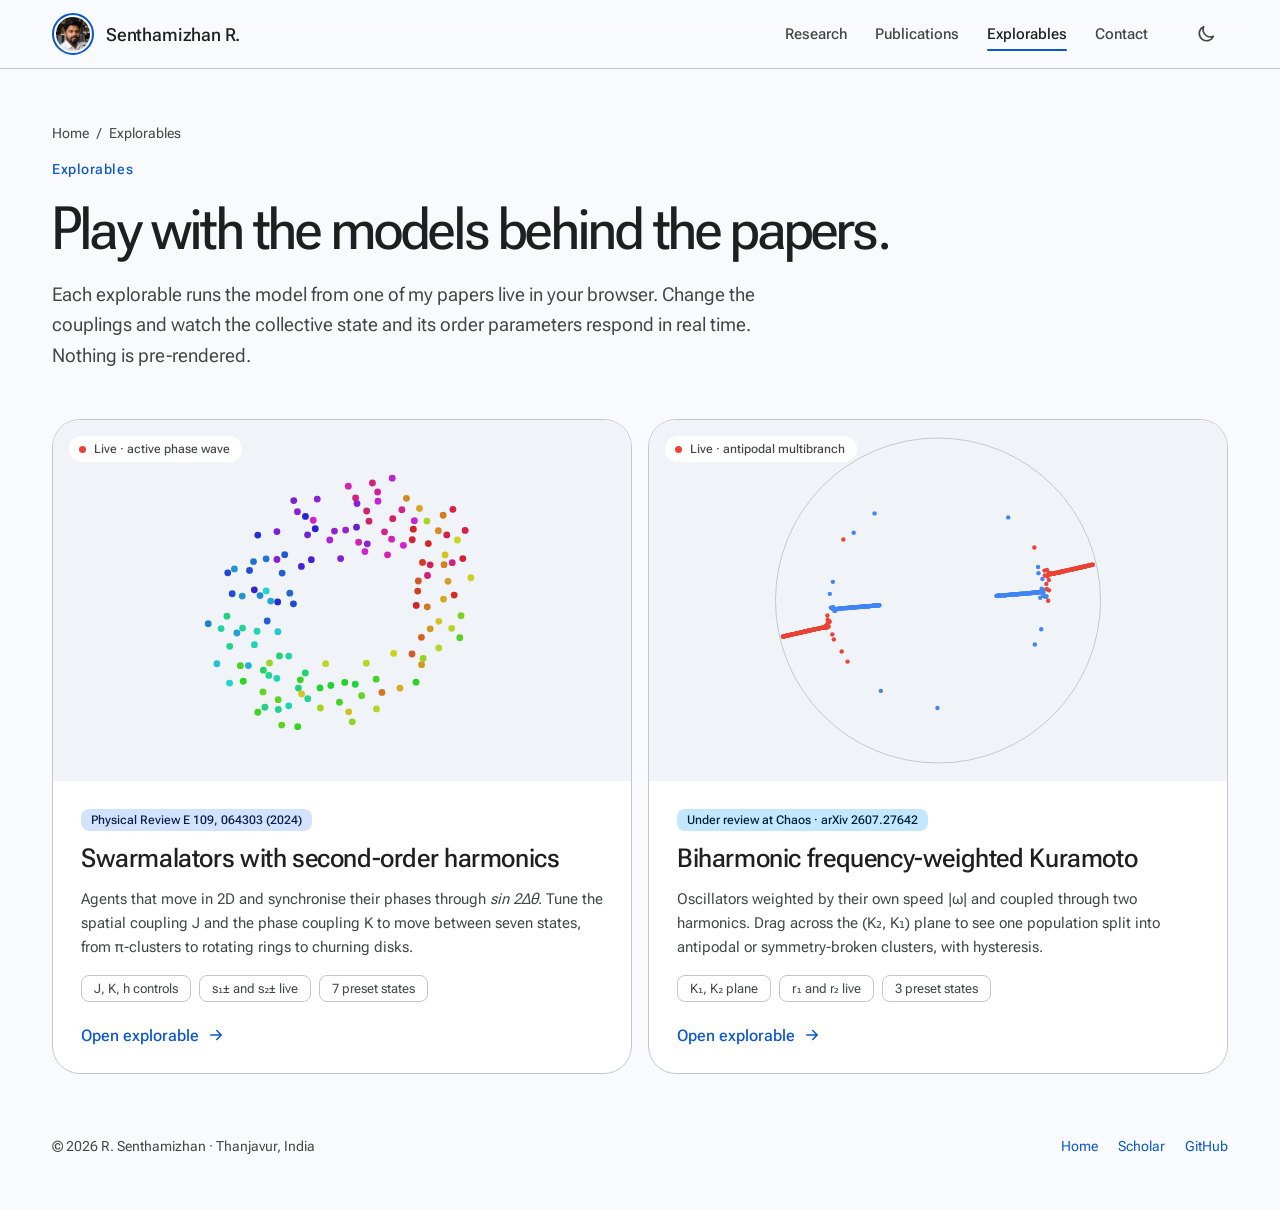
<file: explorables/index.html>
<!doctype html>
<html lang="en">
<head>
<meta charset="utf-8">
<meta name="viewport" content="width=device-width, initial-scale=1">
<title>Explorables · Senthamizhan Rajendran</title>
<meta name="description" content="Interactive, live simulations of my research: swarmalators with second-order harmonics and frequency-weighted Kuramoto oscillators with biharmonic coupling.">
<meta property="og:title" content="Explorables · Senthamizhan Rajendran">
<meta property="og:image" content="https://senthamizhanr.github.io/assets/photo.jpg">
<link rel="icon" href="../assets/photo.jpg">
<link rel="preconnect" href="https://fonts.googleapis.com">
<link rel="preconnect" href="https://fonts.gstatic.com" crossorigin>
<link rel="stylesheet" href="https://fonts.googleapis.com/css2?family=Roboto+Flex:opsz,wght@8..144,300..800&family=Google+Sans+Code:wght@400;500&display=swap">
<script>
  (function () {
    var t = null;
    try { t = localStorage.getItem("cv-theme"); } catch (e) {}
    if (t !== "light" && t !== "dark") t = window.matchMedia && matchMedia("(prefers-color-scheme: dark)").matches ? "dark" : "light";
    document.documentElement.dataset.theme = t;
  })();
</script>
<link rel="stylesheet" href="x.css">
<style>
.xgrid{display:grid;grid-template-columns:repeat(2,minmax(0,1fr));gap:16px;margin-top:8px}
.xtile{display:flex;flex-direction:column;border-radius:28px;background:var(--surface);border:1px solid var(--outline-variant);overflow:hidden;color:var(--on-surface)}
.xtile:hover{color:var(--on-surface)}
.xtile .prev{position:relative;background:var(--surface-container)}
.xtile .prev canvas{display:block;width:100%;aspect-ratio:16/10}
.xtile .live{position:absolute;left:16px;top:16px;display:inline-flex;align-items:center;gap:8px;padding:6px 12px 6px 10px;border-radius:999px;background:var(--surface);font-size:12px;font-weight:500;color:var(--on-surface-variant)}
.xtile .live i{width:7px;height:7px;border-radius:50%;background:var(--g-red);animation:blink 1.6s ease-in-out infinite}
@keyframes blink{0%,100%{opacity:1}50%{opacity:.3}}
.xtile .body{padding:28px;display:flex;flex-direction:column;gap:12px;flex:1}
.xtile h2{font-size:26px;line-height:1.2;font-weight:500;letter-spacing:-.015em}
.xtile p{font-size:15px;line-height:1.6;color:var(--on-surface-variant)}
.xtile .tags{display:flex;flex-wrap:wrap;gap:8px;margin-top:4px}
.xtile .tags span{padding:5px 12px;border-radius:8px;border:1px solid var(--outline-variant);font-size:13px;color:var(--on-surface-variant)}
.xtile .go{margin-top:auto;padding-top:12px;display:inline-flex;align-items:center;gap:8px;font-weight:500;color:var(--primary)}
@media (max-width:860px){.xgrid{grid-template-columns:minmax(0,1fr)}}
@media (max-width:560px){.xtile .body{padding:22px}}
</style>
</head>
<body>
<header class="bar">
  <div class="wrap">
    <a class="brand" href="../index.html">
      <img src="../assets/photo.jpg" alt="" width="42" height="42">
      <span>Senthamizhan R.</span>
    </a>
    <nav class="nav" aria-label="Site">
      <a href="../index.html#research">Research</a>
      <a href="../index.html#publications">Publications</a>
      <a href="index.html" aria-current="page">Explorables</a>
      <a href="../index.html#contact">Contact</a>
    </nav>
    <div class="actions">
      <button class="btn icon-btn" type="button" id="themeBtn" aria-label="Switch theme">
        <svg class="theme-light" width="22" height="22" viewBox="0 0 24 24" fill="none" stroke="currentColor" stroke-width="1.8" stroke-linecap="round" stroke-linejoin="round" aria-hidden="true"><path d="M20 14.5A8 8 0 0 1 9.5 4a8 8 0 1 0 10.5 10.5z"/></svg>
        <svg class="theme-dark" width="22" height="22" viewBox="0 0 24 24" fill="none" stroke="currentColor" stroke-width="1.8" stroke-linecap="round" aria-hidden="true"><circle cx="12" cy="12" r="4.2"/><path d="M12 2.5v2M12 19.5v2M2.5 12h2M19.5 12h2M5.3 5.3l1.4 1.4M17.3 17.3l1.4 1.4M5.3 18.7l1.4-1.4M17.3 6.7l1.4-1.4"/></svg>
      </button>
    </div>
  </div>
</header>

<main>
  <section class="wrap phead">
    <nav class="crumbs in" aria-label="Breadcrumb"><a href="../index.html">Home</a><span>/</span><span>Explorables</span></nav>
    <span class="eyebrow in">Explorables</span>
    <h1 class="h1 in">Play with the models behind the papers.</h1>
    <p class="lead in d2">Each explorable runs the model from one of my papers live in your browser. Change the couplings and watch the collective state and its order parameters respond in real time. Nothing is pre-rendered.</p>
  </section>

  <section class="wrap">
    <div class="xgrid">
      <a class="xtile card in d2" href="swarmalators/index.html">
        <div class="prev"><canvas id="pvSwarm" aria-hidden="true"></canvas><span class="live"><i></i>Live · active phase wave</span></div>
        <div class="body">
          <span class="badge c-primary">Physical Review E 109, 064303 (2024)</span>
          <h2>Swarmalators with second-order harmonics</h2>
          <p>Agents that move in 2D and synchronise their phases through <em>sin 2Δθ</em>. Tune the spatial coupling J and the phase coupling K to move between seven states, from π-clusters to rotating rings to churning disks.</p>
          <div class="tags"><span>J, K, h controls</span><span>s₁± and s₂± live</span><span>7 preset states</span></div>
          <span class="go">Open explorable <svg class="arrow" width="18" height="18" viewBox="0 0 24 24" fill="none" stroke="currentColor" stroke-width="2" stroke-linecap="round" stroke-linejoin="round" aria-hidden="true"><path d="M5 12h14M13 6l6 6-6 6"/></svg></span>
        </div>
      </a>
      <a class="xtile card in d3" href="biharmonic-kuramoto/index.html">
        <div class="prev"><canvas id="pvKura" aria-hidden="true"></canvas><span class="live"><i></i>Live · antipodal multibranch</span></div>
        <div class="body">
          <span class="badge c-secondary">Under review at Chaos · arXiv 2607.27642</span>
          <h2>Biharmonic frequency-weighted Kuramoto</h2>
          <p>Oscillators weighted by their own speed |ω| and coupled through two harmonics. Drag across the (K₂, K₁) plane to see one population split into antipodal or symmetry-broken clusters, with hysteresis.</p>
          <div class="tags"><span>K₁, K₂ plane</span><span>r₁ and r₂ live</span><span>3 preset states</span></div>
          <span class="go">Open explorable <svg class="arrow" width="18" height="18" viewBox="0 0 24 24" fill="none" stroke="currentColor" stroke-width="2" stroke-linecap="round" stroke-linejoin="round" aria-hidden="true"><path d="M5 12h14M13 6l6 6-6 6"/></svg></span>
        </div>
      </a>
    </div>
  </section>
</main>

<footer class="wrap">
  <span>© 2026 R. Senthamizhan · Thanjavur, India</span>
  <nav aria-label="Pages"><a href="../index.html">Home</a><a href="https://scholar.google.com/citations?user=qr-JN2cAAAAJ&amp;hl=en">Scholar</a><a href="https://github.com/senthamizhanR">GitHub</a></nav>
</footer>

<script src="x.js"></script>
<script src="swarm.js"></script>
<script src="kuramoto.js"></script>
<script>
(function () {
  "use strict";
  X.initTheme();

  /* swarm preview: active phase wave, small N */
  var sw = new Swarm(140, 11); sw.J = 1; sw.K = -0.75;
  for (var i = 0; i < 400; i++) sw.step(0.05);           // skip the transient so the ring is formed
  var cs = X.canvas(document.getElementById("pvSwarm")), view = null;
  function drawSwarm() {
    var o = sw.order(), ctx = cs.ctx, w = cs.w, h = cs.h, R = 0;
    for (var i = 0; i < sw.N; i++) R = Math.max(R, Math.hypot(sw.x[i] - o.cx, sw.y[i] - o.cy));
    if (!view) view = { cx: o.cx, cy: o.cy, R: R };
    view.cx += (o.cx - view.cx) * .1; view.cy += (o.cy - view.cy) * .1; view.R += (R - view.R) * .05;
    var S = Math.min(w, h) / 2 / (view.R * 1.25);
    ctx.clearRect(0, 0, w, h);
    for (i = 0; i < sw.N; i++) {
      ctx.fillStyle = X.phaseColor(sw.th[i]);
      ctx.beginPath(); ctx.arc(w / 2 + (sw.x[i] - view.cx) * S, h / 2 - (sw.y[i] - view.cy) * S, 3.4, 0, 2 * Math.PI); ctx.fill();
    }
  }

  /* Kuramoto preview: APMS on the phase ring */
  var ku = new FWK(500, 5); ku.K1 = -5; ku.K2 = 7;
  ku.advance(1.5);                                          // partway in, so the tile shows clusters forming
  var ck = X.canvas(document.getElementById("pvKura")), kt = 0;
  function drawKura() {
    var ctx = ck.ctx, w = ck.w, h = ck.h, R = Math.min(w, h) / 2 - 18, X0 = w / 2, Y0 = h / 2;
    ctx.clearRect(0, 0, w, h);
    ctx.strokeStyle = X.tok["outline-variant"]; ctx.lineWidth = 1;
    ctx.beginPath(); ctx.arc(X0, Y0, R, 0, 2 * Math.PI); ctx.stroke();
    for (var i = 0; i < ku.N; i++) {
      var rr = R * (0.36 + 0.62 * ku.rank[i]);
      ctx.fillStyle = ku.w[i] < 0 ? X.tok["g-blue"] : X.tok["g-red"];
      ctx.beginPath(); ctx.arc(X0 + rr * Math.cos(ku.th[i]), Y0 - rr * Math.sin(ku.th[i]), 2.2, 0, 2 * Math.PI); ctx.fill();
    }
  }

  X.onTheme(function () { drawSwarm(); drawKura(); });
  drawSwarm(); drawKura();
  if (!X.reduced) {
    X.loop(document.getElementById("pvSwarm"), function () { sw.step(0.05); drawSwarm(); });
    X.loop(document.getElementById("pvKura"), function () {
      ku.advance(0.02); kt += 0.02;
      if (kt > 40) { ku.reset(Math.floor(Math.random() * 1e6)); kt = 0; }   // replay the cluster formation
      drawKura();
    });
  }
})();
</script>
</body>
</file>
<file: explorables/x.css>
/* Shared design language for the explorables: same M3 tokens and components as the main page. */
:root{
  --primary:#0B57D0;--on-primary:#FFFFFF;--primary-container:#D3E3FD;--on-primary-container:#041E49;
  --secondary-container:#C2E7FF;--on-secondary-container:#001D35;
  --tertiary-container:#C4EED0;--on-tertiary-container:#0F5223;
  --error-container:#F9DEDC;--on-error-container:#410E0B;
  --bg:#F8FAFD;--bar:rgba(248,250,253,.82);--surface:#FFFFFF;--surface-container:#F0F4F9;--surface-container-high:#E9EEF6;
  --on-surface:#1F1F1F;--on-surface-variant:#444746;--outline:#747775;--outline-variant:#C4C7C5;
  --g-blue:#4285F4;--g-red:#EA4335;--g-yellow:#F9AB00;--g-green:#34A853;
  --mono:'Google Sans Code',ui-monospace,SFMono-Regular,Menlo,monospace;
  color-scheme:light;
}
:root[data-theme="dark"]{
  --primary:#A8C7FA;--on-primary:#062E6F;--primary-container:#0842A0;--on-primary-container:#D3E3FD;
  --secondary-container:#004A77;--on-secondary-container:#C2E7FF;
  --tertiary-container:#0F5223;--on-tertiary-container:#C4EED0;
  --error-container:#8C1D18;--on-error-container:#F9DEDC;
  --bg:#131314;--bar:rgba(19,19,20,.78);--surface:#1B1C1D;--surface-container:#1E1F20;--surface-container-high:#282A2C;
  --on-surface:#E3E3E3;--on-surface-variant:#C4C7C5;--outline:#8E918F;--outline-variant:#444746;
  --g-blue:#7CACF8;--g-red:#F28B82;--g-yellow:#FDD663;--g-green:#81C995;
  color-scheme:dark;
}
*{box-sizing:border-box}
html{scroll-behavior:smooth;scroll-padding-top:80px}
body{margin:0;background:var(--bg);color:var(--on-surface);font-family:'Roboto Flex',Roboto,system-ui,sans-serif;transition:background-color .4s ease,color .4s ease;-webkit-font-smoothing:antialiased}
a{color:var(--primary);text-decoration:none}a:hover{color:var(--on-primary-container)}
img{display:block}
main{overflow-x:clip}
h1,h2,h3,p{margin:0}
.wrap{max-width:1240px;margin:0 auto;padding-left:32px;padding-right:32px}
.mono{font-family:var(--mono);font-size:13px}
.muted{color:var(--on-surface-variant)}
.eyebrow{font-size:14px;font-weight:500;color:var(--primary);letter-spacing:.04em}
.label{font-size:13px;font-weight:500;letter-spacing:.06em;text-transform:uppercase;color:var(--on-surface-variant)}
.h1{font-size:60px;line-height:1.05;font-weight:500;letter-spacing:-.03em;font-variation-settings:'opsz' 144}
.h2{font-size:40px;line-height:1.1;font-weight:500;letter-spacing:-.025em}
.lead{max-width:720px;font-size:19px;line-height:1.6;color:var(--on-surface-variant)}
.stack{display:flex;flex-direction:column}
.row{display:flex;flex-wrap:wrap;gap:12px;align-items:center}

/* top bar */
.bar{position:sticky;top:0;z-index:20;background:var(--bar);backdrop-filter:blur(14px);-webkit-backdrop-filter:blur(14px);border-bottom:1px solid var(--outline-variant)}
.bar .wrap{height:68px;display:flex;align-items:center;gap:16px}
.brand{display:flex;align-items:center;gap:12px;color:var(--on-surface)}
.brand:hover{color:var(--on-surface)}
.brand img{width:42px;height:42px;border-radius:50%;object-fit:cover;border:2px solid var(--primary);padding:2px;background:var(--bg)}
.brand span{font-size:18px;font-weight:500;letter-spacing:-.01em}
.nav{display:flex;gap:4px;margin-left:auto;font-size:15px;font-weight:500}
.nav a{position:relative;padding:12px;color:var(--on-surface-variant)}
.nav a::after{content:"";position:absolute;left:12px;right:12px;bottom:4px;height:2px;border-radius:2px;background:var(--primary);transform:scaleX(0);transition:transform .3s cubic-bezier(.2,0,0,1)}
.nav a:hover,.nav a[aria-current="page"]{color:var(--on-surface)}
.nav a:hover::after,.nav a[aria-current="page"]::after{transform:scaleX(1)}
.actions{display:flex;align-items:center;gap:8px;margin-left:auto}
.nav+.actions{margin-left:8px}

/* buttons */
.btn{position:relative;overflow:hidden;display:inline-flex;align-items:center;gap:10px;border-radius:999px;font:inherit;font-weight:500;cursor:pointer;white-space:nowrap;transition:box-shadow .2s ease,transform .2s cubic-bezier(.2,0,0,1),background-color .2s,color .2s,border-color .2s}
.btn::after{content:"";position:absolute;inset:0;background:currentColor;opacity:0;transition:opacity .2s;pointer-events:none}
.btn:hover::after{opacity:.08}.btn:active::after{opacity:.14}.btn:active{transform:scale(.97)}
.btn:focus-visible,.chipbtn:focus-visible,a:focus-visible,input:focus-visible,select:focus-visible{outline:3px solid var(--primary);outline-offset:2px}
.filled{background:var(--primary);color:var(--on-primary);border:0}
.filled:hover{color:var(--on-primary);box-shadow:0 1px 3px rgba(0,0,0,.2),0 2px 8px rgba(0,0,0,.12)}
.outlined{background:transparent;color:var(--primary);border:1px solid var(--outline)}
.outlined:hover{color:var(--primary)}
.icon-btn{width:44px;height:44px;justify-content:center;border:0;background:transparent;color:var(--on-surface-variant);padding:0}
.sm{height:40px;padding:0 18px;font-size:14px;gap:8px}
.lg{height:52px;padding:0 26px;font-size:16px}
.tonal{height:40px;padding:0 16px;border-radius:10px;border:0;background:var(--surface-container-high);color:var(--on-surface);font-size:14px;gap:8px}
.tonal:hover{color:var(--on-surface)}
.arrow{transition:transform .3s cubic-bezier(.2,0,0,1)}
.btn:hover .arrow,.card:hover .arrow{transform:translateX(4px)}
.theme-dark{display:none}
:root[data-theme="dark"] .theme-dark{display:block}
:root[data-theme="dark"] .theme-light{display:none}

/* chips */
.chips{display:flex;flex-wrap:wrap;gap:8px}
.chipbtn{height:36px;padding:0 14px;border-radius:10px;font:inherit;font-size:14px;font-weight:500;cursor:pointer;display:inline-flex;align-items:center;gap:8px;background:transparent;color:var(--on-surface-variant);border:1px solid var(--outline);transition:background-color .2s,color .2s,border-color .2s}
.chipbtn:hover{background:var(--surface-container-high)}
.chipbtn[aria-pressed="true"]{background:var(--secondary-container);color:var(--on-secondary-container);border-color:transparent}

/* cards */
.card{transition:transform .35s cubic-bezier(.2,0,0,1),box-shadow .35s,background-color .35s}
.card:hover{transform:translateY(-4px);box-shadow:0 4px 8px rgba(0,0,0,.08),0 12px 28px rgba(0,0,0,.08)}
.badge{align-self:flex-start;padding:4px 10px;border-radius:8px;font-size:12px;font-weight:500}
.c-primary{background:var(--primary-container);color:var(--on-primary-container)}
.c-secondary{background:var(--secondary-container);color:var(--on-secondary-container)}
.c-tertiary{background:var(--tertiary-container);color:var(--on-tertiary-container)}
.c-error{background:var(--error-container);color:var(--on-error-container)}

/* entrance */
@keyframes rise{from{opacity:0;transform:translateY(24px)}to{opacity:1;transform:none}}
.in{animation:rise .8s cubic-bezier(.2,0,0,1) both}
.d2{animation-delay:.12s}.d3{animation-delay:.24s}

/* page header */
.crumbs{display:flex;flex-wrap:wrap;gap:8px;align-items:center;font-size:14px;color:var(--on-surface-variant)}
.crumbs a{color:var(--on-surface-variant)}.crumbs a:hover{color:var(--primary)}
.phead{padding-top:56px;padding-bottom:40px;display:flex;flex-direction:column;gap:20px}

/* explorable lab layout */
.lab{display:grid;grid-template-columns:minmax(0,1fr) 360px;gap:16px;align-items:start}
.pane{border-radius:28px;background:var(--surface);border:1px solid var(--outline-variant);overflow:hidden}
.pane-head{display:flex;flex-wrap:wrap;align-items:center;justify-content:space-between;gap:8px 16px;padding:18px 24px 0}
.pane-head h2{font-size:15px;font-weight:500;letter-spacing:.06em;text-transform:uppercase;color:var(--on-surface-variant)}
.pane-head .mono{color:var(--on-surface-variant)}
.cv{display:block;width:100%}
.cv-square{aspect-ratio:1/1}
.cv-stage{aspect-ratio:5/4}
@media (max-width:700px){.cv-stage{aspect-ratio:1/1}}
.cv-wide{aspect-ratio:16/7}
.cv-plot{aspect-ratio:5/3}
.controls{position:sticky;top:84px;padding:24px;border-radius:28px;background:var(--surface-container);display:flex;flex-direction:column;gap:22px}
.controls h2{font-size:15px;font-weight:500;letter-spacing:.06em;text-transform:uppercase;color:var(--on-surface-variant)}
.ctl{display:flex;flex-direction:column;gap:8px}
.ctl-top{display:flex;align-items:baseline;justify-content:space-between;gap:12px}
.ctl-top label{font-size:15px;font-weight:500}
.ctl-top output{font-family:var(--mono);font-size:14px;padding:2px 8px;border-radius:6px;background:var(--surface);min-width:56px;text-align:center}
.ctl small{font-size:13px;line-height:1.45;color:var(--on-surface-variant)}
input[type=range]{width:100%;margin:0;accent-color:var(--primary);height:28px;cursor:pointer}
select{font:inherit;font-size:14px;height:40px;padding:0 12px;border-radius:10px;border:1px solid var(--outline);background:var(--surface);color:var(--on-surface)}
.seg{display:inline-flex;border:1px solid var(--outline);border-radius:10px;overflow:hidden}
.seg button{font:inherit;font-size:14px;font-weight:500;height:36px;padding:0 14px;border:0;background:transparent;color:var(--on-surface-variant);cursor:pointer}
.seg button+button{border-left:1px solid var(--outline)}
.seg button[aria-pressed="true"]{background:var(--secondary-container);color:var(--on-secondary-container)}
.btnrow{display:flex;flex-wrap:wrap;gap:8px}
.divider{height:1px;background:var(--outline-variant)}

/* live readouts */
.stats{display:grid;grid-template-columns:repeat(4,minmax(0,1fr));gap:12px}
.stat{padding:18px 20px;border-radius:20px;background:var(--surface-container);display:flex;flex-direction:column;gap:6px}
.stat b{font-family:var(--mono);font-size:26px;font-weight:500;letter-spacing:-.01em}
.stat .sw{display:inline-block;width:10px;height:10px;border-radius:3px;margin-right:8px;vertical-align:1px}
.state-chip{display:inline-flex;align-items:center;gap:10px;padding:8px 16px 8px 12px;border-radius:999px;font-size:14px;font-weight:500}
.state-chip i{width:8px;height:8px;border-radius:50%;background:currentColor}
.legend{display:flex;flex-wrap:wrap;gap:6px 16px;font-size:13px;color:var(--on-surface-variant);padding:0 24px 18px}
.legend span{display:inline-flex;align-items:center;gap:8px}
.legend i{width:14px;height:3px;border-radius:2px}
.legend i.dotk{width:10px;height:10px;border-radius:50%}

/* text blocks */
.sec{padding-top:72px}
.eqbox{padding:24px 28px;border-radius:24px;background:var(--surface-container);overflow-x:auto;font-size:17px}
.eqbox .katex-display{margin:.4em 0}
.prose{font-size:16px;line-height:1.7;color:var(--on-surface-variant);max-width:820px}
.prose p+p{margin-top:12px}
.prose strong{color:var(--on-surface);font-weight:500}
.states{display:grid;grid-template-columns:repeat(auto-fill,minmax(260px,1fr));gap:12px;margin-top:28px}
.st{padding:22px;border-radius:24px;background:var(--surface);border:1px solid var(--outline-variant);display:flex;flex-direction:column;gap:10px;text-align:left;font:inherit;color:inherit;cursor:pointer}
.st h3{font-size:18px;font-weight:500}
.st p{font-size:14px;line-height:1.55;color:var(--on-surface-variant)}
.st .mono{color:var(--primary)}

footer{padding-top:64px;padding-bottom:56px;display:flex;flex-wrap:wrap;gap:16px 32px;justify-content:space-between;font-size:14px;color:var(--on-surface-variant)}
footer nav{display:flex;flex-wrap:wrap;gap:20px}

@media (max-width:1040px){
  .lab{grid-template-columns:minmax(0,1fr)}
  .controls{position:static}
}
@media (max-width:960px){
  .nav{display:none}
  .h1{font-size:44px}
  .stats{grid-template-columns:repeat(2,minmax(0,1fr))}
}
@media (max-width:560px){
  .wrap{padding-left:16px;padding-right:16px}
  .brand span{display:none}
  .h1{font-size:36px}.h2{font-size:30px}
  .phead{padding-top:32px}
  .pane-head{padding:16px 16px 0}.legend{padding:0 16px 16px}
  .controls{padding:20px}
  .eqbox{padding:18px;font-size:15px}
}
@media (prefers-reduced-motion:reduce){
  *,*::before,*::after{animation:none!important;transition:none!important}
}
</file>
